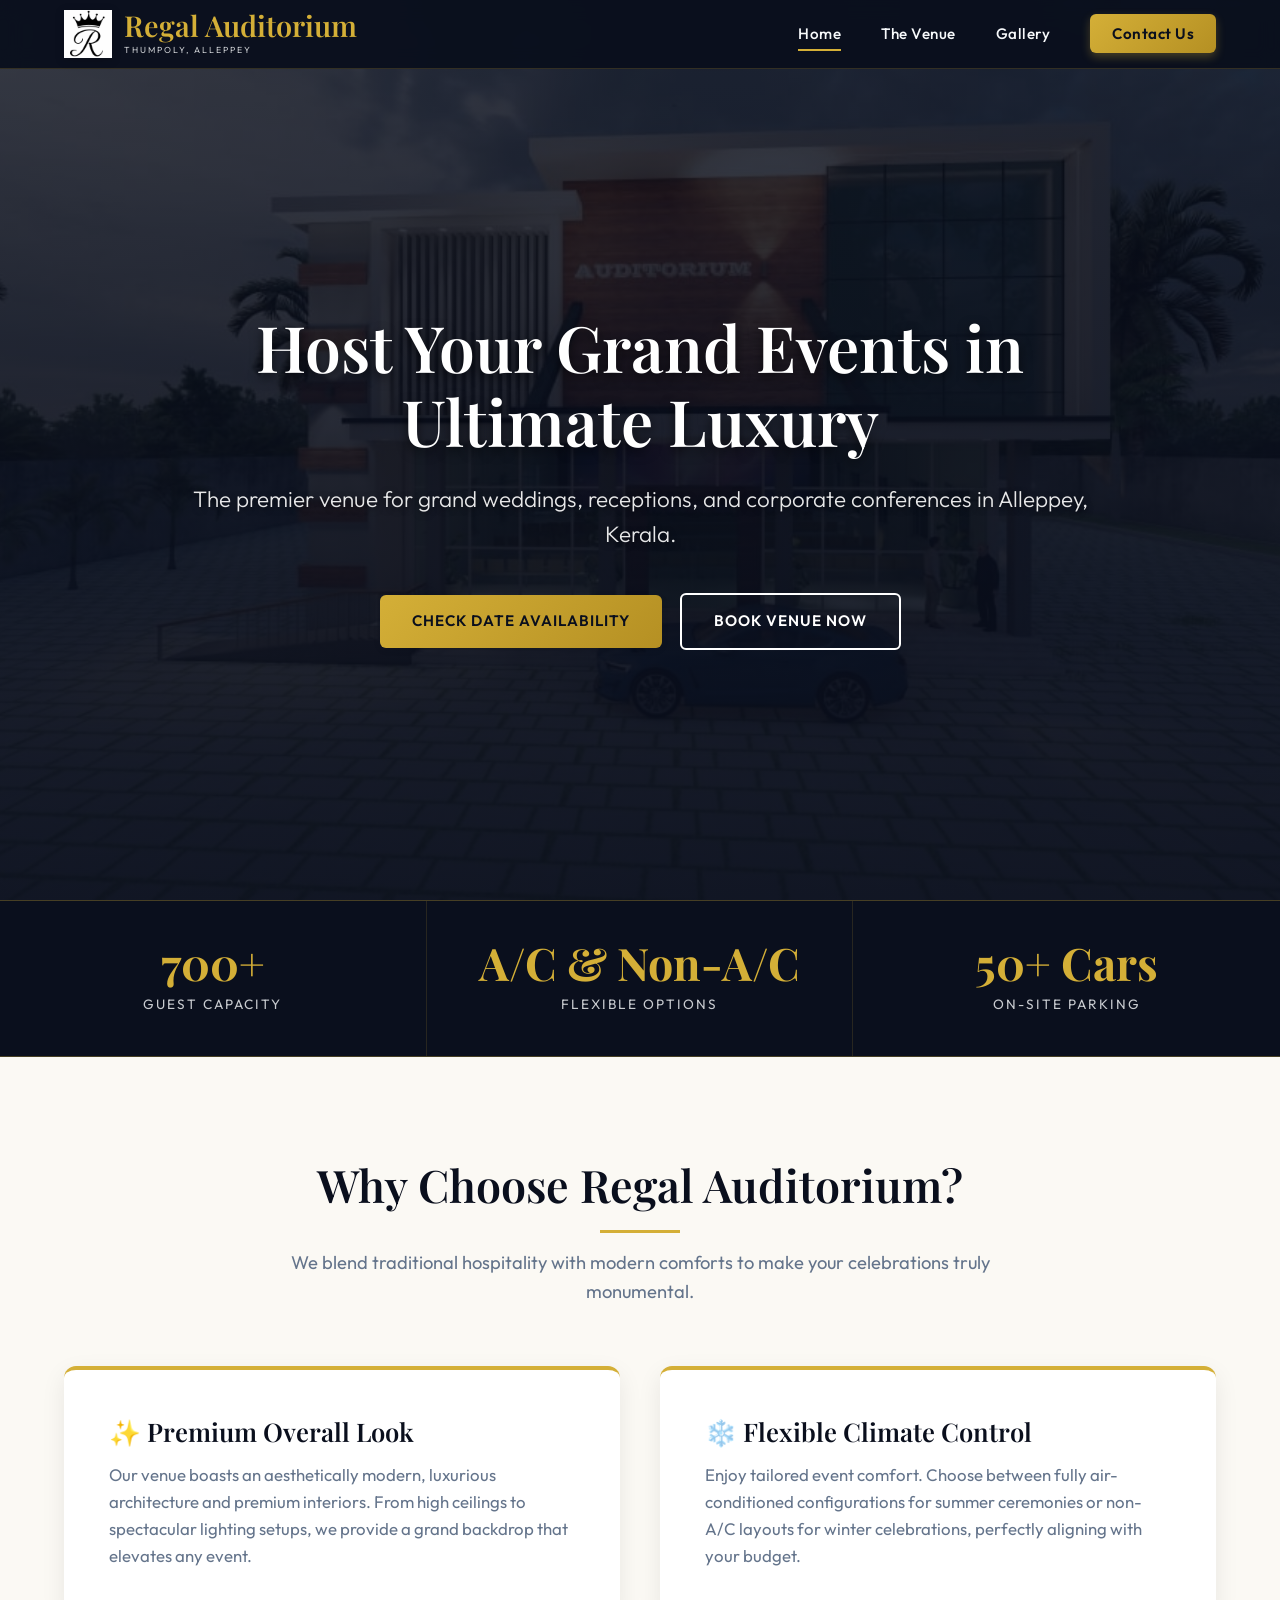
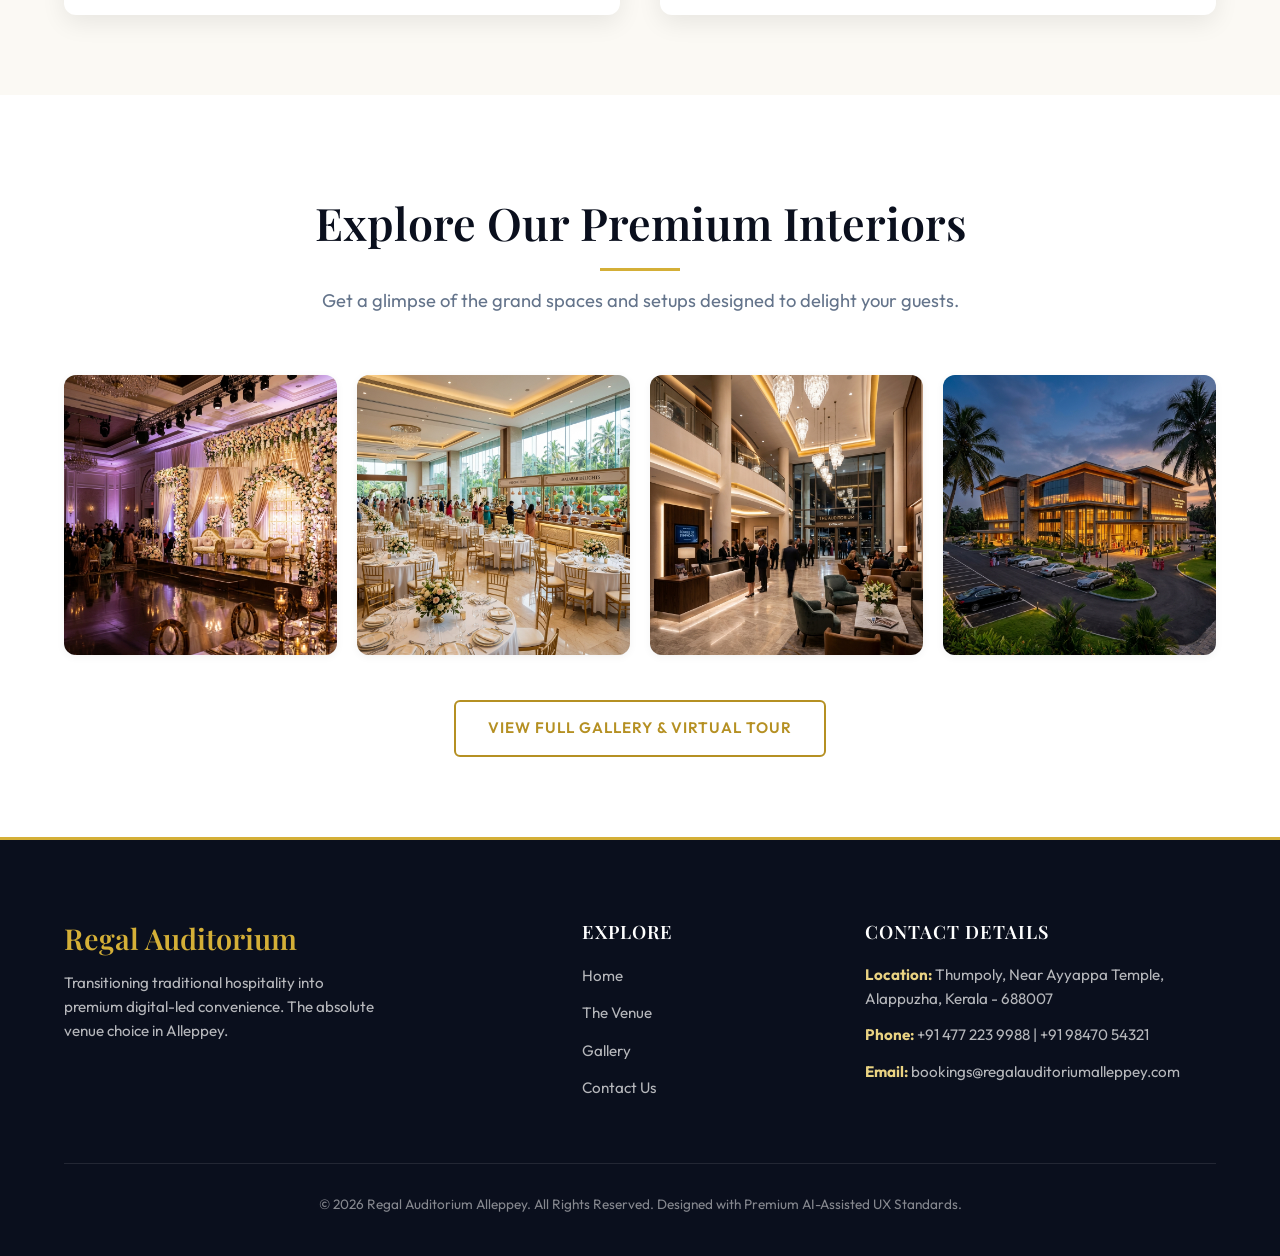
<file: index.html>
<!DOCTYPE html>
<html lang="en">

<head>
    <meta charset="UTF-8">
    <meta name="viewport" content="width=device-width, initial-scale=1.0">
    <title>Regal Auditorium Alleppey | Premium Venue for Weddings, Receptions & Corporate Events</title>
    <meta name="description" content="Experience luxury at Regal Auditorium in Thumpoly, Alleppey. Featuring 700+ capacity, premium styling, flexible A/C packages, state-of-the-art acoustics, and ample parking. Book your special day now.">
    <meta name="keywords" content="Regal Auditorium, Alleppey Auditorium, Wedding Venue Alappuzha, Convention Center Thumpoly, AC Auditorium Kerala">
    
    <!-- Open Graph Metadata -->
    <meta property="og:title" content="Regal Auditorium Alleppey | Premium Venue">
    <meta property="og:description" content="Host your dream wedding or grand corporate event at Alleppey's premier luxury auditorium. Capacity for 700+ guests.">
    <meta property="og:image" content="images/gallery_exterior.png">
    
    <!-- CSS Style Sheet -->
    <link rel="stylesheet" href="css/style.css">
</head>

<body>
    <!-- Premium Header & Nav -->
    <header class="main-header">
        <div class="logo">
            <img src="images/auditorium_symbol.png" alt="Regal Auditorium Symbol" class="logo-symbol">
            <div>
                <h1>Regal Auditorium</h1>
                <span>Thumpoly, Alleppey</span>
            </div>
        </div>
        
        <button class="mobile-nav-toggle" id="mobile-nav-toggle" aria-label="Toggle navigation">
            <span></span>
            <span></span>
            <span></span>
        </button>
        
        <nav class="main-nav" id="main-nav">
            <ul>
                <li><a href="index.html" class="active">Home</a></li>
                <li><a href="pages/venue.html">The Venue</a></li>
                <li><a href="pages/gallery.html">Gallery</a></li>
                <li><a href="pages/contact.html" class="cta-link">Contact Us</a></li>
            </ul>
        </nav>
    </header>

    <!-- Main Content -->
    <main>
        <!-- Hero Section -->
        <section class="hero-section">
            <img src="images/hero.jpg" alt="Regal Auditorium Main Hall Entrance" class="hero-bg-image">
            <div class="hero-text">
                <h2>Host Your Grand Events in Ultimate Luxury</h2>
                <p>The premier venue for grand weddings, receptions, and corporate conferences in Alleppey, Kerala.</p>
                <div class="hero-buttons">
                    <a href="pages/venue.html" class="button primary-cta" style="margin-right: 15px;">Check Date Availability</a>
                    <a href="pages/contact.html" class="button secondary-cta" style="color: #fff; border-color: #fff;">Book Venue Now</a>
                </div>
            </div>
        </section>

        <!-- Quick Facts Strip -->
        <section class="quick-facts">
            <div class="fact-item">
                <h3>700+</h3>
                <p>Guest Capacity</p>
            </div>
            <div class="fact-item">
                <h3>A/C & Non-A/C</h3>
                <p>Flexible Options</p>
            </div>
            <div class="fact-item">
                <h3>50+ Cars</h3>
                <p>On-Site Parking</p>
            </div>
        </section>

        <!-- USP Showcase Section -->
        <section class="usp-showcase">
            <div class="container">
                <div class="section-header">
                    <h2>Why Choose Regal Auditorium?</h2>
                    <p>We blend traditional hospitality with modern comforts to make your celebrations truly monumental.</p>
                </div>
                <div class="usp-grid">
                    <div class="usp-block">
                        <h3>✨ Premium Overall Look</h3>
                        <p>Our venue boasts an aesthetically modern, luxurious architecture and premium interiors. From high ceilings to spectacular lighting setups, we provide a grand backdrop that elevates any event.</p>
                    </div>
                    <div class="usp-block">
                        <h3>❄️ Flexible Climate Control</h3>
                        <p>Enjoy tailored event comfort. Choose between fully air-conditioned configurations for summer ceremonies or non-A/C layouts for winter celebrations, perfectly aligning with your budget.</p>
                    </div>
                </div>
            </div>
        </section>

        <!-- Gallery Preview Section -->
        <section class="gallery-preview">
            <div class="container">
                <div class="section-header">
                    <h2>Explore Our Premium Interiors</h2>
                    <p>Get a glimpse of the grand spaces and setups designed to delight your guests.</p>
                </div>
                
                <div class="photo-grid">
                    <div class="photo-item">
                        <img src="images/gallery_wedding.png" alt="Grand Wedding Reception Stage Setup">
                        <div class="photo-overlay">
                            <h3>Wedding Stages</h3>
                            <p>Beautiful customized reception arrangements</p>
                        </div>
                    </div>
                    <div class="photo-item">
                        <img src="images/gallery_dining.png" alt="Spacious Dining Area Setup">
                        <div class="photo-overlay">
                            <h3>Dining & Catering</h3>
                            <p>Clean, separate banquet hall settings</p>
                        </div>
                    </div>
                    <div class="photo-item">
                        <img src="images/gallery_lobby.png" alt="Grand Entrance Lobby">
                        <div class="photo-overlay">
                            <h3>Welcome Lobby</h3>
                            <p>Grand entrance hall to welcome guests</p>
                        </div>
                    </div>
                    <div class="photo-item">
                        <img src="images/gallery_exterior.png" alt="Auditorium Exterior facade at night">
                        <div class="photo-overlay">
                            <h3>Grand Facade</h3>
                            <p>Stunning architectural exterior at dusk</p>
                        </div>
                    </div>
                </div>
                
                <div style="text-align: center;">
                    <a href="pages/gallery.html" class="button secondary-cta">View Full Gallery & Virtual Tour</a>
                </div>
            </div>
        </section>
    </main>

    <!-- Footer -->
    <footer class="main-footer">
        <div class="footer-grid">
            <div class="footer-brand">
                <h3>Regal Auditorium</h3>
                <p>Transitioning traditional hospitality into premium digital-led convenience. The absolute venue choice in Alleppey.</p>
            </div>
            <div class="footer-links">
                <h4>Explore</h4>
                <ul>
                    <li><a href="index.html">Home</a></li>
                    <li><a href="pages/venue.html">The Venue</a></li>
                    <li><a href="pages/gallery.html">Gallery</a></li>
                    <li><a href="pages/contact.html">Contact Us</a></li>
                </ul>
            </div>
            <div class="footer-contact">
                <h4>Contact Details</h4>
                <p><strong>Location:</strong> Thumpoly, Near Ayyappa Temple, Alappuzha, Kerala - 688007</p>
                <p><strong>Phone:</strong> +91 477 223 9988 | +91 98470 54321</p>
                <p><strong>Email:</strong> bookings@regalauditoriumalleppey.com</p>
            </div>
        </div>
        <div class="footer-bottom">
            <p>&copy; 2026 Regal Auditorium Alleppey. All Rights Reserved. Designed with Premium AI-Assisted UX Standards.</p>
        </div>
    </footer>

    <!-- Main JavaScript -->
    <script src="js/script.js"></script>
</body>

</html>
</file>
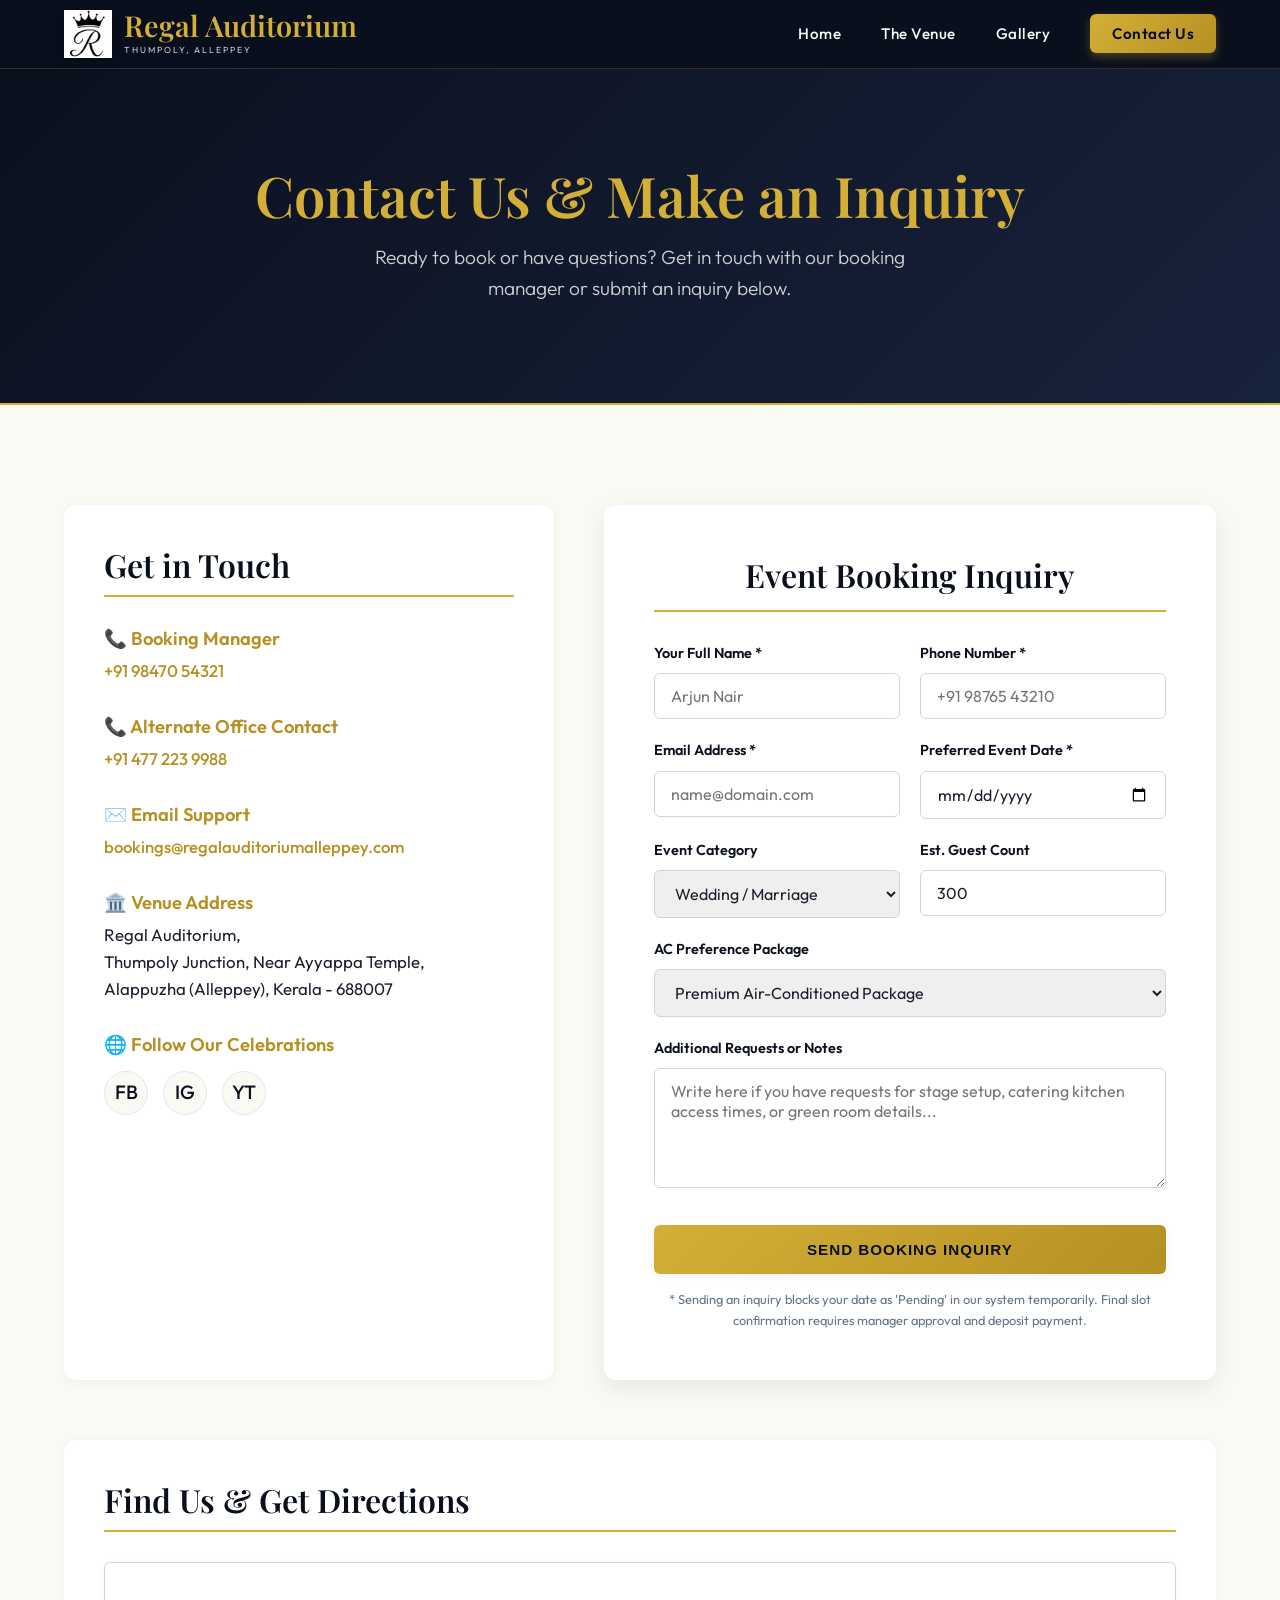
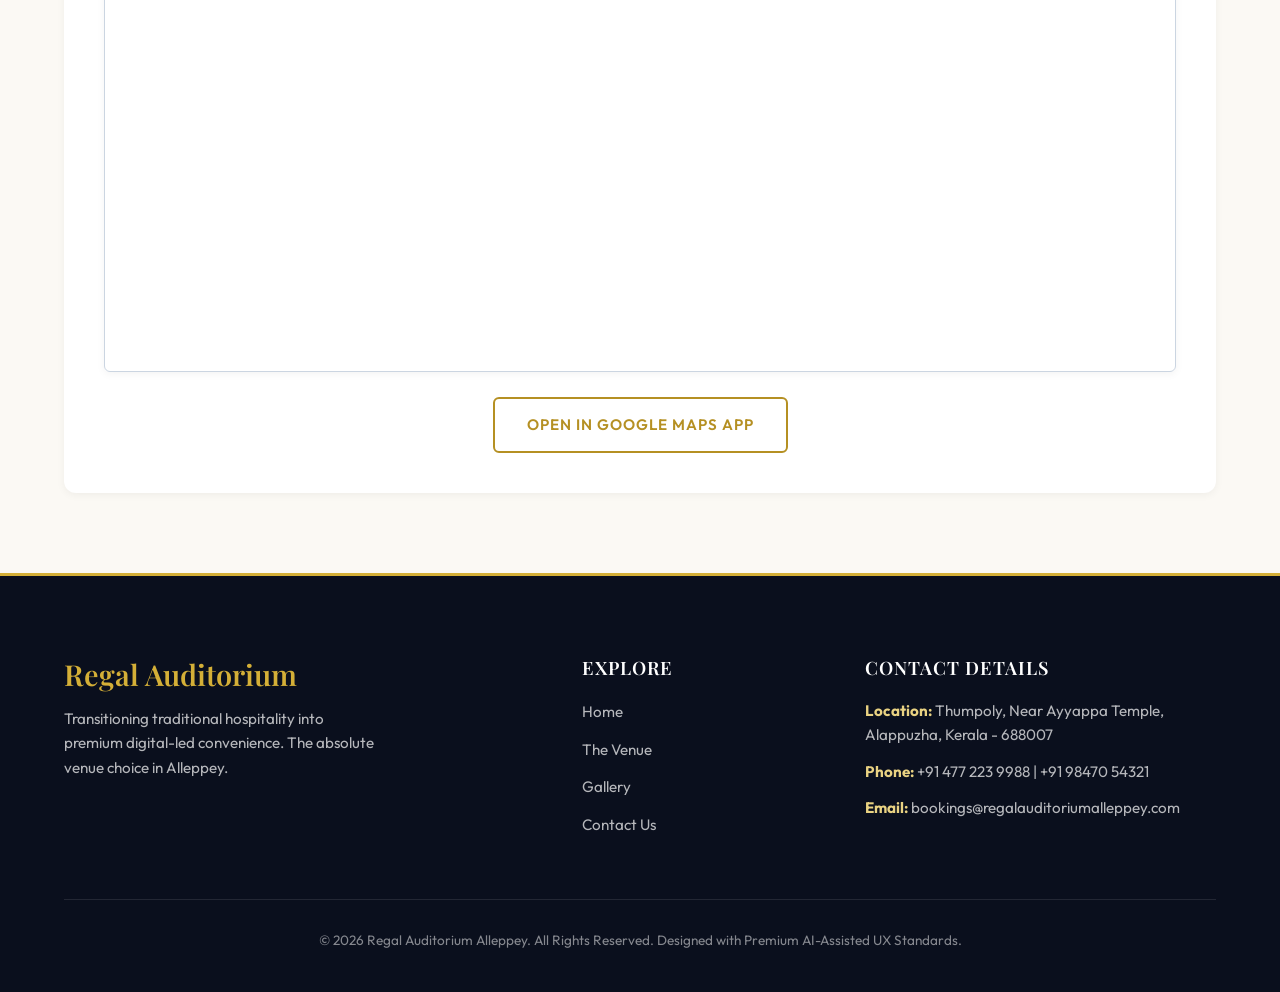
<file: pages/contact.html>
<!DOCTYPE html>
<html lang="en">

<head>
    <meta charset="UTF-8">
    <meta name="viewport" content="width=device-width, initial-scale=1.0">
    <title>Contact Us & Booking Inquiry | Regal Auditorium Alleppey</title>
    <meta name="description" content="Get in touch with Regal Auditorium Alleppey. Submit a booking inquiry, pre-select your preferred event date, get driving directions, and consult our venue manager.">
    <link rel="stylesheet" href="../css/style.css">
</head>

<body>
    <!-- Header -->
    <header class="main-header">
        <div class="logo">
            <img src="../images/auditorium_symbol.png" alt="Regal Auditorium Symbol" class="logo-symbol">
            <div>
                <h1>Regal Auditorium</h1>
                <span>Thumpoly, Alleppey</span>
            </div>
        </div>
        
        <button class="mobile-nav-toggle" id="mobile-nav-toggle" aria-label="Toggle navigation">
            <span></span>
            <span></span>
            <span></span>
        </button>
        
        <nav class="main-nav" id="main-nav">
            <ul>
                <li><a href="../index.html">Home</a></li>
                <li><a href="venue.html">The Venue</a></li>
                <li><a href="gallery.html">Gallery</a></li>
                <li><a href="contact.html" class="cta-link active">Contact Us</a></li>
            </ul>
        </nav>
    </header>

    <main>
        <!-- Page Hero -->
        <section class="page-hero">
            <h1>Contact Us & Make an Inquiry</h1>
            <p>Ready to book or have questions? Get in touch with our booking manager or submit an inquiry below.</p>
        </section>

        <!-- Booking & Contact Grid -->
        <section class="contact-section">
            <div class="container">
                <div class="contact-grid">
                    
                    <!-- Contact Details Side -->
                    <div class="contact-details">
                        <h2>Get in Touch</h2>
                        
                        <div class="contact-item">
                            <h3>📞 Booking Manager</h3>
                            <p><a href="tel:+919847054321">+91 98470 54321</a></p>
                        </div>
                        
                        <div class="contact-item">
                            <h3>📞 Alternate Office Contact</h3>
                            <p><a href="tel:+914772239988">+91 477 223 9988</a></p>
                        </div>
                        
                        <div class="contact-item">
                            <h3>✉️ Email Support</h3>
                            <p><a href="mailto:bookings@regalauditoriumalleppey.com">bookings@regalauditoriumalleppey.com</a></p>
                        </div>
                        
                        <div class="contact-item">
                            <h3>🏛️ Venue Address</h3>
                            <p>Regal Auditorium,<br>Thumpoly Junction, Near Ayyappa Temple,<br>Alappuzha (Alleppey), Kerala - 688007</p>
                        </div>
                        
                        <div class="contact-item">
                            <h3>🌐 Follow Our Celebrations</h3>
                            <div class="social-links">
                                <a href="#" class="social-icon" aria-label="Facebook">FB</a>
                                <a href="#" class="social-icon" aria-label="Instagram">IG</a>
                                <a href="#" class="social-icon" aria-label="YouTube">YT</a>
                            </div>
                        </div>
                    </div>

                    <!-- Booking Inquiry Form Side -->
                    <div class="booking-form-wrapper" id="booking-form-section">
                        <h3>Event Booking Inquiry</h3>
                        <form class="booking-form">
                            <div class="form-grid">
                                <div class="form-group">
                                    <label for="name">Your Full Name *</label>
                                    <input type="text" id="name" required placeholder="Arjun Nair">
                                </div>
                                <div class="form-group">
                                    <label for="phone">Phone Number *</label>
                                    <input type="tel" id="phone" required placeholder="+91 98765 43210">
                                </div>
                                <div class="form-group">
                                    <label for="email">Email Address *</label>
                                    <input type="email" id="email" required placeholder="name@domain.com">
                                </div>
                                <div class="form-group">
                                    <label for="event-date">Preferred Event Date *</label>
                                    <!-- Date will auto fill if redirected from calendar -->
                                    <input type="date" id="event-date" required>
                                </div>
                                <div class="form-group">
                                    <label for="event-type">Event Category</label>
                                    <select id="event-type">
                                        <option value="wedding">Wedding / Marriage</option>
                                        <option value="reception">Reception Ceremony</option>
                                        <option value="corporate">Corporate Conference / Meeting</option>
                                        <option value="party">Birthday / Private Celebration</option>
                                        <option value="other">Other Events</option>
                                    </select>
                                </div>
                                <div class="form-group">
                                    <label for="guest-count">Est. Guest Count</label>
                                    <input type="number" id="guest-count" min="10" max="1000" value="300">
                                </div>
                                <div class="form-group full-width">
                                    <label for="ac-option">AC Preference Package</label>
                                    <select id="ac-option">
                                        <option value="ac">Premium Air-Conditioned Package</option>
                                        <option value="non-ac">Eco Non-AC Package</option>
                                    </select>
                                </div>
                                <div class="form-group full-width">
                                    <label for="notes">Additional Requests or Notes</label>
                                    <textarea id="notes" placeholder="Write here if you have requests for stage setup, catering kitchen access times, or green room details..."></textarea>
                                </div>
                            </div>
                            
                            <button type="submit" class="button primary-cta form-submit-btn">Send Booking Inquiry</button>
                            <p class="disclaimer">* Sending an inquiry blocks your date as 'Pending' in our system temporarily. Final slot confirmation requires manager approval and deposit payment.</p>
                        </form>
                    </div>
                </div>
                
                <!-- Driving Directions & Location Map -->
                <div class="location-map" style="margin-top: 60px;">
                    <h2>Find Us & Get Directions</h2>
                    <div class="map-container">
                        <iframe 
                            src="https://www.google.com/maps/embed?pb=!1m18!1m12!1m3!1d3929.9866973041924!2d76.31557021422778!3d9.59600988079043!2m3!1f0!2f0!3f0!3m2!1i1024!2i768!4f13.1!3m3!1m2!1s0x3b08848777174e2d%3A0xc4eb1f07f9c2c62c!2sThumpoly%2C%20Alappuzha%2C%20Kerala!5e0!3m2!1sen!2sin!4v1678886400000" 
                            width="100%" 
                            height="400" 
                            style="border:0;" 
                            allowfullscreen="" 
                            loading="lazy">
                        </iframe>
                    </div>
                    <a href="https://maps.google.com/?q=Thumpoly+Alappuzha+Kerala" target="_blank" class="button secondary-cta" style="align-self: center;">Open in Google Maps App</a>
                </div>
            </div>
        </section>
    </main>

    <!-- Footer -->
    <footer class="main-footer">
        <div class="footer-grid">
            <div class="footer-brand">
                <h3>Regal Auditorium</h3>
                <p>Transitioning traditional hospitality into premium digital-led convenience. The absolute venue choice in Alleppey.</p>
            </div>
            <div class="footer-links">
                <h4>Explore</h4>
                <ul>
                    <li><a href="../index.html">Home</a></li>
                    <li><a href="venue.html">The Venue</a></li>
                    <li><a href="gallery.html">Gallery</a></li>
                    <li><a href="contact.html">Contact Us</a></li>
                </ul>
            </div>
            <div class="footer-contact">
                <h4>Contact Details</h4>
                <p><strong>Location:</strong> Thumpoly, Near Ayyappa Temple, Alappuzha, Kerala - 688007</p>
                <p><strong>Phone:</strong> +91 477 223 9988 | +91 98470 54321</p>
                <p><strong>Email:</strong> bookings@regalauditoriumalleppey.com</p>
            </div>
        </div>
        <div class="footer-bottom">
            <p>&copy; 2026 Regal Auditorium Alleppey. All Rights Reserved. Designed with Premium AI-Assisted UX Standards.</p>
        </div>
    </footer>

    <!-- Main JavaScript -->
    <script src="../js/script.js"></script>
</body>

</html>
</file>
<file: css/style.css>
/* ==========================================
   REGAL AUDITORIUM PREMIUM DESIGN SYSTEM
   ========================================== */

/* --- 1. FONTS & ROOT VARIABLES --- */
@import url('https://fonts.googleapis.com/css2?family=Outfit:wght@300;400;500;600;700&family=Playfair+Display:ital,wght@0,400;0,600;0,700;1,400&display=swap');

:root {
    /* Color Palette */
    --color-bg-dark: #0A0F1D;         /* Royal Obsidian Navy */
    --color-bg-dark-card: rgba(20, 27, 45, 0.85); /* Glass Navy */
    --color-bg-light: #FBF9F4;        /* Soft Creamy Pearl */
    --color-bg-light-card: #ffffff;
    
    --color-primary: #D4AF37;         /* Warm Metallic Gold */
    --color-primary-dark: #B59023;    /* Antique Gold */
    --color-primary-light: #E9D282;   /* Soft Gold */
    
    --color-text-dark: #1A1F2C;       /* Charcoal for dark text */
    --color-text-light: #F8FAFC;      /* Off-white for light text */
    --color-text-muted: #64748B;      /* Cool Grey */
    
    --color-success: #10B981;         /* Emerald Green for available slots */
    --color-success-bg: rgba(16, 185, 129, 0.15);
    
    --color-danger: #EF4444;          /* Soft Crimson for booked slots */
    --color-danger-bg: rgba(239, 68, 68, 0.15);
    
    --color-warning: #F59E0B;         /* Golden Amber for pending */
    --color-warning-bg: rgba(245, 158, 11, 0.15);

    /* Fonts */
    --font-heading: 'Playfair Display', Georgia, serif;
    --font-body: 'Outfit', sans-serif;
    
    /* Layout & Shadows */
    --shadow-sm: 0 2px 8px rgba(0, 0, 0, 0.05);
    --shadow-md: 0 8px 24px rgba(0, 0, 0, 0.08);
    --shadow-lg: 0 16px 40px rgba(0, 0, 0, 0.15);
    --border-radius-sm: 6px;
    --border-radius-md: 12px;
    --border-radius-lg: 20px;
    
    --transition-fast: 0.2s ease;
    --transition-normal: 0.3s ease;
}

/* --- 2. GLOBAL RESET & BASE STYLES --- */
* {
    margin: 0;
    padding: 0;
    box-sizing: border-box;
}

html {
    scroll-behavior: smooth;
}

body {
    font-family: var(--font-body);
    font-size: 16px;
    color: var(--color-text-dark);
    background-color: var(--color-bg-light);
    line-height: 1.6;
    -webkit-font-smoothing: antialiased;
}

h1, h2, h3, h4, h5, h6 {
    font-family: var(--font-heading);
    font-weight: 600;
    line-height: 1.25;
    color: var(--color-bg-dark);
}

a {
    text-decoration: none;
    color: var(--color-primary-dark);
    transition: var(--transition-fast);
}

a:hover {
    color: var(--color-primary);
}

ul, ol {
    list-style: none;
}

img {
    max-width: 100%;
    height: auto;
    display: block;
}

section {
    padding: 100px 5% 80px;
}

.container {
    max-width: 1200px;
    margin: 0 auto;
    width: 100%;
}

/* --- 3. REUSABLE COMPONENTS & BUTTONS --- */
.button {
    display: inline-flex;
    align-items: center;
    justify-content: center;
    padding: 14px 32px;
    font-weight: 600;
    font-size: 0.95em;
    text-transform: uppercase;
    letter-spacing: 1px;
    border-radius: var(--border-radius-sm);
    cursor: pointer;
    transition: var(--transition-normal);
    border: none;
    box-shadow: var(--shadow-sm);
}

.primary-cta {
    background: linear-gradient(135deg, var(--color-primary) 0%, var(--color-primary-dark) 100%);
    color: var(--color-bg-dark);
}

.primary-cta:hover {
    background: linear-gradient(135deg, var(--color-primary-light) 0%, var(--color-primary) 100%);
    transform: translateY(-2px);
    box-shadow: 0 6px 15px rgba(212, 175, 55, 0.4);
    color: var(--color-bg-dark);
}

.secondary-cta {
    background: transparent;
    color: var(--color-primary-dark);
    border: 2px solid var(--color-primary-dark);
    box-shadow: none;
}

.secondary-cta:hover {
    background-color: var(--color-primary-dark);
    color: #fff;
    transform: translateY(-2px);
}

/* Section Header Styling */
.section-header {
    text-align: center;
    max-width: 700px;
    margin: 0 auto 60px;
}

.section-header h2 {
    font-size: 2.8em;
    position: relative;
    padding-bottom: 20px;
    margin-bottom: 15px;
}

.section-header h2::after {
    content: '';
    position: absolute;
    bottom: 0;
    left: 50%;
    transform: translateX(-50%);
    width: 80px;
    height: 3px;
    background-color: var(--color-primary);
}

.section-header p {
    color: var(--color-text-muted);
    font-size: 1.15em;
}

/* --- 4. HEADER & FLOATING NAVIGATION --- */
.main-header {
    background-color: rgba(10, 15, 29, 0.95);
    backdrop-filter: blur(10px);
    border-bottom: 1px solid rgba(212, 175, 55, 0.2);
    position: fixed;
    top: 0;
    left: 0;
    width: 100%;
    z-index: 1000;
    padding: 10px 5%;
    display: flex;
    justify-content: space-between;
    align-items: center;
    transition: var(--transition-normal);
}

.logo {
    display: flex;
    align-items: center;
    gap: 12px;
}

.logo-symbol {
    height: 48px;
    width: auto;
    filter: drop-shadow(0 2px 4px rgba(0, 0, 0, 0.2));
}

.logo h1 {
    font-family: var(--font-heading);
    font-size: 1.8em;
    color: var(--color-primary);
    line-height: 1;
}

.logo span {
    display: block;
    font-family: var(--font-body);
    font-size: 0.55em;
    text-transform: uppercase;
    letter-spacing: 2px;
    color: var(--color-text-light);
    margin-top: 4px;
    opacity: 0.8;
}

.main-nav ul {
    display: flex;
    align-items: center;
    gap: 40px;
}

.main-nav a {
    color: var(--color-text-light);
    font-weight: 500;
    font-size: 0.95em;
    letter-spacing: 0.5px;
    position: relative;
    padding: 8px 0;
}

.main-nav a::after {
    content: '';
    position: absolute;
    bottom: 0;
    left: 0;
    width: 0;
    height: 2px;
    background-color: var(--color-primary);
    transition: var(--transition-normal);
}

.main-nav a:hover::after {
    width: 100%;
}

.main-nav a.active::after {
    width: 100%;
}

.main-nav .cta-link {
    background: linear-gradient(135deg, var(--color-primary) 0%, var(--color-primary-dark) 100%);
    color: var(--color-bg-dark) !important;
    padding: 10px 22px;
    border-radius: var(--border-radius-sm);
    font-weight: 600;
    box-shadow: 0 4px 10px rgba(212, 175, 55, 0.3);
}

.main-nav .cta-link::after {
    display: none;
}

.main-nav .cta-link:hover {
    transform: translateY(-1px);
    box-shadow: 0 6px 14px rgba(212, 175, 55, 0.5);
    background: linear-gradient(135deg, var(--color-primary-light) 0%, var(--color-primary) 100%);
}

/* Hamburger Menu Icon for Mobile */
.mobile-nav-toggle {
    display: none;
    background: none;
    border: none;
    cursor: pointer;
    padding: 5px;
    z-index: 1001;
}

.mobile-nav-toggle span {
    display: block;
    width: 25px;
    height: 3px;
    background-color: var(--color-primary);
    margin: 5px 0;
    transition: var(--transition-normal);
}

/* --- 5. HERO SECTION --- */
.hero-section {
    position: relative;
    height: 100vh;
    min-height: 600px;
    display: flex;
    align-items: center;
    justify-content: center;
    text-align: center;
    background-color: var(--color-bg-dark);
    overflow: hidden;
    padding: 0 5%;
}

.hero-bg-image {
    position: absolute;
    top: 0;
    left: 0;
    width: 100%;
    height: 100%;
    object-fit: cover;
    z-index: 1;
    opacity: 0.6;
    filter: brightness(0.8);
}

.hero-section::before {
    content: '';
    position: absolute;
    top: 0;
    left: 0;
    right: 0;
    bottom: 0;
    background: linear-gradient(to bottom, rgba(10, 15, 29, 0.6) 0%, rgba(10, 15, 29, 0.9) 100%);
    z-index: 2;
}

.hero-text {
    position: relative;
    z-index: 3;
    color: var(--color-text-light);
    max-width: 900px;
    margin-top: 60px;
    animation: fadeInUp 1s ease;
}

.hero-text h2 {
    font-size: 4em;
    color: #fff;
    margin-bottom: 24px;
    line-height: 1.15;
    text-shadow: 0 4px 12px rgba(0, 0, 0, 0.6);
}

.hero-text p {
    font-size: 1.4em;
    margin-bottom: 40px;
    font-weight: 300;
    text-shadow: 0 2px 6px rgba(0, 0, 0, 0.5);
    color: rgba(255, 255, 255, 0.9);
}

/* Animation */
@keyframes fadeInUp {
    from {
        opacity: 0;
        transform: translateY(30px);
    }
    to {
        opacity: 1;
        transform: translateY(0);
    }
}

/* --- 6. QUICK FACTS STRIP --- */
.quick-facts {
    display: grid;
    grid-template-columns: repeat(3, 1fr);
    background-color: var(--color-bg-dark);
    border-top: 1px solid rgba(212, 175, 55, 0.3);
    border-bottom: 1px solid rgba(212, 175, 55, 0.3);
    padding: 0;
}

.fact-item {
    text-align: center;
    padding: 40px 20px;
    border-right: 1px solid rgba(212, 175, 55, 0.15);
    display: flex;
    flex-direction: column;
    justify-content: center;
    align-items: center;
    transition: var(--transition-normal);
}

.fact-item:last-child {
    border-right: none;
}

.fact-item:hover {
    background-color: rgba(212, 175, 55, 0.05);
}

.fact-item h3 {
    font-size: 2.8em;
    font-weight: 700;
    color: var(--color-primary);
    margin-bottom: 8px;
    line-height: 1;
}

.fact-item p {
    text-transform: uppercase;
    font-size: 0.85em;
    letter-spacing: 2px;
    color: var(--color-text-light);
    opacity: 0.8;
}

/* --- 7. USP SHOWCASE --- */
.usp-showcase {
    background-color: var(--color-bg-light);
}

.usp-grid {
    display: grid;
    grid-template-columns: repeat(2, 1fr);
    gap: 40px;
}

.usp-block {
    background-color: var(--color-bg-light-card);
    padding: 45px;
    border-radius: var(--border-radius-md);
    box-shadow: var(--shadow-md);
    border-top: 4px solid var(--color-primary);
    transition: var(--transition-normal);
}

.usp-block:hover {
    transform: translateY(-5px);
    box-shadow: var(--shadow-lg);
}

.usp-block h3 {
    font-size: 1.6em;
    color: var(--color-bg-dark);
    margin-bottom: 15px;
}

.usp-block p {
    color: var(--color-text-muted);
    font-size: 1.05em;
}

/* --- 8. GALLERY PREVIEW --- */
.gallery-preview {
    background-color: #fff;
}

.photo-grid {
    display: grid;
    grid-template-columns: repeat(4, 1fr);
    gap: 20px;
    margin-bottom: 45px;
}

.photo-item {
    background-color: #e2e8f0;
    height: 280px;
    border-radius: var(--border-radius-md);
    overflow: hidden;
    box-shadow: var(--shadow-sm);
    position: relative;
    cursor: pointer;
}

.photo-item img {
    width: 100%;
    height: 100%;
    object-fit: cover;
    transition: var(--transition-normal);
}

.photo-item:hover img {
    transform: scale(1.08);
}

.photo-overlay {
    position: absolute;
    bottom: 0;
    left: 0;
    width: 100%;
    background: linear-gradient(to top, rgba(10, 15, 29, 0.85) 0%, rgba(10, 15, 29, 0) 100%);
    padding: 20px;
    color: #fff;
    opacity: 0;
    transition: var(--transition-normal);
}

.photo-item:hover .photo-overlay {
    opacity: 1;
}

.photo-overlay h3 {
    color: var(--color-primary);
    font-size: 1.2em;
    margin-bottom: 4px;
}

.photo-overlay p {
    font-size: 0.85em;
    opacity: 0.8;
}

/* --- 9. SUB-PAGE HERO --- */
.page-hero {
    background: linear-gradient(135deg, var(--color-bg-dark) 0%, #17223b 100%);
    color: var(--color-text-light);
    text-align: center;
    padding: 160px 5% 100px;
    border-bottom: 2px solid var(--color-primary);
}

.page-hero h1 {
    font-size: 3.5em;
    color: var(--color-primary);
    margin-bottom: 12px;
}

.page-hero p {
    font-size: 1.2em;
    color: rgba(255, 255, 255, 0.8);
    max-width: 600px;
    margin: 0 auto;
    font-weight: 300;
}

/* --- 10. TECHNICAL SPECIFICATIONS --- */
.technical-specs {
    background-color: #fff;
}

.specs-container {
    max-width: 800px;
    margin: 0 auto;
}

.specs-table {
    width: 100%;
    border-collapse: collapse;
    box-shadow: var(--shadow-md);
    border-radius: var(--border-radius-md);
    overflow: hidden;
    background-color: #fff;
}

.specs-table th, .specs-table td {
    padding: 20px 25px;
    text-align: left;
}

.specs-table th {
    background-color: var(--color-bg-dark);
    color: var(--color-primary);
    font-family: var(--font-body);
    font-weight: 600;
    text-transform: uppercase;
    font-size: 0.9em;
    letter-spacing: 1px;
}

.specs-table tr {
    border-bottom: 1px solid #e2e8f0;
}

.specs-table tr:last-child {
    border-bottom: none;
}

.specs-table tr:nth-child(even) {
    background-color: var(--color-bg-light);
}

.specs-table td strong {
    color: var(--color-bg-dark);
    font-weight: 600;
}

/* --- 11. A/C FLEXIBILITY --- */
.ac-flexibility {
    background-color: var(--color-bg-dark);
    color: var(--color-text-light);
    position: relative;
    padding: 100px 5%;
}

.ac-flexibility h2 {
    color: var(--color-primary);
    text-align: center;
    margin-bottom: 40px;
    font-size: 2.6em;
}

.ac-flexibility p {
    max-width: 800px;
    margin: 0 auto 50px;
    text-align: center;
    font-size: 1.15em;
    color: rgba(255, 255, 255, 0.9);
}

.ac-grid {
    display: grid;
    grid-template-columns: repeat(2, 1fr);
    gap: 40px;
    max-width: 1000px;
    margin: 0 auto;
}

.ac-card {
    background-color: var(--color-bg-dark-card);
    border: 1px solid rgba(212, 175, 55, 0.25);
    padding: 40px;
    border-radius: var(--border-radius-md);
    transition: var(--transition-normal);
}

.ac-card:hover {
    border-color: var(--color-primary);
    transform: translateY(-5px);
}

.ac-card h3 {
    color: var(--color-primary-light);
    margin-bottom: 15px;
    font-size: 1.5em;
}

.ac-card p {
    text-align: left;
    color: rgba(255, 255, 255, 0.8);
    font-size: 0.95em;
    margin-bottom: 0;
}

/* --- 12. AMENITIES SECTION --- */
.amenities-list {
    background-color: var(--color-bg-light);
}

.amenities-grid {
    display: grid;
    grid-template-columns: repeat(3, 1fr);
    gap: 30px;
}

.amenity-card {
    background-color: #fff;
    padding: 40px 30px;
    border-radius: var(--border-radius-md);
    box-shadow: var(--shadow-sm);
    transition: var(--transition-normal);
}

.amenity-card:hover {
    box-shadow: var(--shadow-md);
}

.amenity-icon-wrapper {
    width: 60px;
    height: 60px;
    background-color: var(--color-bg-light);
    border-radius: 50%;
    display: flex;
    align-items: center;
    justify-content: center;
    margin-bottom: 25px;
    color: var(--color-primary-dark);
}

.amenity-card h3 {
    font-size: 1.35em;
    margin-bottom: 15px;
    color: var(--color-bg-dark);
}

.amenity-card ul {
    list-style: none;
}

.amenity-card li {
    position: relative;
    padding-left: 20px;
    margin-bottom: 10px;
    color: var(--color-text-muted);
    font-size: 0.95em;
}

.amenity-card li::before {
    content: '✓';
    position: absolute;
    left: 0;
    color: var(--color-primary-dark);
    font-weight: bold;
}

/* --- 13. AVAILABILITY CALENDAR --- */
.availability-section {
    background-color: #fff;
}

.calendar-wrapper {
    max-width: 900px;
    margin: 0 auto;
    background-color: var(--color-bg-light);
    padding: 40px;
    border-radius: var(--border-radius-lg);
    box-shadow: var(--shadow-md);
}

.calendar-header-controls {
    display: flex;
    justify-content: space-between;
    align-items: center;
    margin-bottom: 30px;
}

.calendar-header-controls h3 {
    font-size: 1.8em;
    color: var(--color-bg-dark);
    font-family: var(--font-body);
    font-weight: 600;
}

.cal-nav-btn {
    background-color: #fff;
    border: 1px solid #cbd5e1;
    color: var(--color-bg-dark);
    width: 40px;
    height: 40px;
    border-radius: 50%;
    display: inline-flex;
    align-items: center;
    justify-content: center;
    cursor: pointer;
    font-size: 1.2em;
    font-weight: bold;
    transition: var(--transition-fast);
}

.cal-nav-btn:hover {
    background-color: var(--color-primary-dark);
    color: #fff;
    border-color: var(--color-primary-dark);
}

.calendar-grid {
    display: grid;
    grid-template-columns: repeat(7, 1fr);
    gap: 8px;
}

.day-header {
    background-color: var(--color-bg-dark);
    color: var(--color-primary-light);
    padding: 12px 0;
    font-weight: 600;
    text-transform: uppercase;
    font-size: 0.8em;
    letter-spacing: 1px;
    text-align: center;
    border-radius: var(--border-radius-sm);
}

.day-cell {
    background-color: #fff;
    border: 1px solid #e2e8f0;
    aspect-ratio: 1;
    display: flex;
    flex-direction: column;
    justify-content: space-between;
    padding: 8px;
    font-weight: 600;
    border-radius: var(--border-radius-sm);
    transition: var(--transition-fast);
    cursor: pointer;
    position: relative;
}

.day-cell.empty {
    background-color: rgba(226, 232, 240, 0.4);
    border: none;
    cursor: default;
}

.day-cell:not(.empty):hover {
    transform: scale(1.03);
    box-shadow: var(--shadow-sm);
}

.day-number {
    font-size: 1em;
}

.day-status-label {
    font-size: 0.65em;
    font-weight: 600;
    text-transform: uppercase;
    letter-spacing: 0.5px;
    padding: 2px 4px;
    border-radius: 3px;
    text-align: center;
    align-self: stretch;
}

/* Status variants */
.day-cell.available {
    background-color: #f0fdf4;
    border-color: #bbf7d0;
    color: #166534;
}
.day-cell.available .day-status-label {
    background-color: var(--color-success-bg);
    color: var(--color-success);
}
.day-cell.available:hover {
    background-color: #dcfce7;
}

.day-cell.pending {
    background-color: #fffbeb;
    border-color: #fef3c7;
    color: #92400e;
}
.day-cell.pending .day-status-label {
    background-color: var(--color-warning-bg);
    color: var(--color-warning);
}

.day-cell.booked {
    background-color: #fef2f2;
    border-color: #fee2e2;
    color: #991b1b;
}
.day-cell.booked .day-status-label {
    background-color: var(--color-danger-bg);
    color: var(--color-danger);
}
.day-cell.booked {
    cursor: not-allowed;
}

.day-cell.today {
    border: 2px solid var(--color-primary-dark);
}

/* Legend */
.calendar-legend {
    display: flex;
    justify-content: center;
    gap: 30px;
    margin-top: 30px;
}

.legend-item {
    display: flex;
    align-items: center;
    gap: 8px;
    font-size: 0.9em;
    font-weight: 500;
}

.legend-color {
    width: 16px;
    height: 16px;
    border-radius: 4px;
    border: 1px solid #e2e8f0;
}

.legend-color.available { background-color: #f0fdf4; border-color: #bbf7d0; }
.legend-color.pending { background-color: #fffbeb; border-color: #fef3c7; }
.legend-color.booked { background-color: #fef2f2; border-color: #fee2e2; }

/* --- 14. INQUIRY / BOOKING FORM --- */
.inquiry-form-section {
    background-color: var(--color-bg-light);
}

.booking-form-wrapper {
    max-width: 700px;
    margin: 0 auto;
    background-color: #fff;
    padding: 50px;
    border-radius: var(--border-radius-md);
    box-shadow: var(--shadow-md);
}

.booking-form-wrapper h3 {
    font-size: 2em;
    margin-bottom: 30px;
    text-align: center;
    border-bottom: 2px solid var(--color-primary);
    padding-bottom: 15px;
}

.form-grid {
    display: grid;
    grid-template-columns: repeat(2, 1fr);
    gap: 20px;
    margin-bottom: 20px;
}

.form-group.full-width {
    grid-column: span 2;
}

.form-group label {
    display: block;
    margin-bottom: 8px;
    font-weight: 600;
    font-size: 0.9em;
    color: var(--color-bg-dark);
}

.form-group input,
.form-group select,
.form-group textarea {
    width: 100%;
    padding: 12px 16px;
    border: 1px solid #cbd5e1;
    border-radius: var(--border-radius-sm);
    font-family: inherit;
    font-size: 1em;
    color: var(--color-text-dark);
    transition: var(--transition-fast);
    outline: none;
}

.form-group input:focus,
.form-group select:focus,
.form-group textarea:focus {
    border-color: var(--color-primary-dark);
    box-shadow: 0 0 0 3px rgba(212, 175, 55, 0.15);
}

.form-group textarea {
    height: 120px;
    resize: vertical;
}

.form-submit-btn {
    width: 100%;
    padding: 16px;
    margin-top: 10px;
}

.disclaimer {
    text-align: center;
    color: var(--color-text-muted);
    font-size: 0.8em;
    margin-top: 15px;
}

/* --- 15. CONTACT PAGE LAYOUT --- */
.contact-grid {
    display: grid;
    grid-template-columns: 4fr 5fr;
    gap: 50px;
}

.contact-details {
    background-color: #fff;
    padding: 40px;
    border-radius: var(--border-radius-md);
    box-shadow: var(--shadow-sm);
}

.contact-details h2 {
    font-size: 2em;
    margin-bottom: 30px;
    border-bottom: 2px solid var(--color-primary);
    padding-bottom: 10px;
}

.contact-item {
    margin-bottom: 30px;
}

.contact-item h3 {
    font-size: 1.15em;
    margin-bottom: 8px;
    color: var(--color-primary-dark);
    font-family: var(--font-body);
    font-weight: 600;
}

.contact-item p {
    font-size: 1.05em;
    color: var(--color-text-dark);
}

.contact-item a {
    font-weight: 500;
}

.social-links {
    display: flex;
    gap: 15px;
    margin-top: 15px;
}

.social-icon {
    width: 44px;
    height: 44px;
    background-color: var(--color-bg-light);
    border-radius: 50%;
    display: flex;
    align-items: center;
    justify-content: center;
    color: var(--color-bg-dark);
    font-size: 1.2em;
    font-weight: bold;
    border: 1px solid #e2e8f0;
    transition: var(--transition-fast);
}

.social-icon:hover {
    background-color: var(--color-primary-dark);
    color: #fff;
    border-color: var(--color-primary-dark);
    transform: translateY(-2px);
}

.location-map {
    background-color: #fff;
    padding: 40px;
    border-radius: var(--border-radius-md);
    box-shadow: var(--shadow-sm);
    display: flex;
    flex-direction: column;
}

.location-map h2 {
    font-size: 2em;
    margin-bottom: 30px;
    border-bottom: 2px solid var(--color-primary);
    padding-bottom: 10px;
}

.map-container {
    width: 100%;
    border-radius: var(--border-radius-sm);
    overflow: hidden;
    border: 1px solid #cbd5e1;
    margin-bottom: 25px;
    box-shadow: var(--shadow-sm);
}

/* --- 16. PHOTO GALLERY & LIGHTBOX --- */
.photo-gallery {
    background-color: #fff;
}

.gallery-grid {
    display: grid;
    grid-template-columns: repeat(3, 1fr);
    gap: 30px;
    margin-bottom: 50px;
}

.gallery-item {
    height: 300px;
    border-radius: var(--border-radius-md);
    overflow: hidden;
    box-shadow: var(--shadow-sm);
    cursor: pointer;
    position: relative;
}

.gallery-item img {
    width: 100%;
    height: 100%;
    object-fit: cover;
    transition: var(--transition-normal);
}

.gallery-item:hover img {
    transform: scale(1.06);
}

.gallery-info {
    position: absolute;
    bottom: 0;
    left: 0;
    width: 100%;
    padding: 20px;
    background: linear-gradient(to top, rgba(10, 15, 29, 0.9) 0%, rgba(10, 15, 29, 0) 100%);
    color: #fff;
    opacity: 0;
    transition: var(--transition-normal);
}

.gallery-item:hover .gallery-info {
    opacity: 1;
}

.gallery-info h3 {
    color: var(--color-primary);
    font-size: 1.25em;
}

.gallery-info p {
    font-size: 0.85em;
    opacity: 0.85;
}

/* Custom Lightbox Modal */
.lightbox {
    display: none;
    position: fixed;
    z-index: 2000;
    top: 0;
    left: 0;
    width: 100%;
    height: 100%;
    background-color: rgba(10, 15, 29, 0.95);
    align-items: center;
    justify-content: center;
    padding: 40px;
}

.lightbox-content {
    max-width: 90%;
    max-height: 80vh;
    border-radius: var(--border-radius-sm);
    box-shadow: var(--shadow-lg);
    border: 3px solid var(--color-primary);
}

.lightbox-close {
    position: absolute;
    top: 40px;
    right: 40px;
    color: #fff;
    font-size: 40px;
    cursor: pointer;
    transition: var(--transition-fast);
}

.lightbox-close:hover {
    color: var(--color-primary);
}

.lightbox-caption {
    position: absolute;
    bottom: 40px;
    color: var(--color-primary-light);
    font-size: 1.2em;
    font-family: var(--font-heading);
    text-align: center;
}

/* Virtual Tour Section */
.virtual-tour-section {
    background-color: var(--color-bg-dark);
    color: var(--color-text-light);
    text-align: center;
}

.virtual-tour-section h2 {
    color: var(--color-primary);
    font-size: 2.6em;
    margin-bottom: 15px;
}

.virtual-tour-section p {
    margin-bottom: 40px;
    font-size: 1.15em;
    color: rgba(255, 255, 255, 0.8);
}

.virtual-tour-viewer {
    max-width: 1000px;
    margin: 0 auto 40px;
    border: 3px solid var(--color-primary);
    border-radius: var(--border-radius-md);
    overflow: hidden;
    box-shadow: var(--shadow-lg);
    background-color: #000;
}

.virtual-tour-viewer iframe {
    display: block;
}

/* --- 17. ADMIN DASHBOARD PANEL --- */
.admin-section {
    background-color: var(--color-bg-light);
    padding-top: 140px;
}

.admin-grid {
    display: grid;
    grid-template-columns: 1fr;
    gap: 35px;
}

/* Stats Row */
.admin-stats-row {
    display: grid;
    grid-template-columns: repeat(4, 1fr);
    gap: 20px;
}

.stat-card {
    background-color: #fff;
    padding: 25px;
    border-radius: var(--border-radius-md);
    box-shadow: var(--shadow-sm);
    border-left: 4px solid var(--color-primary);
}

.stat-card.approved { border-left-color: var(--color-success); }
.stat-card.pending { border-left-color: var(--color-warning); }

.stat-card h4 {
    font-family: var(--font-body);
    font-size: 0.85em;
    text-transform: uppercase;
    color: var(--color-text-muted);
    letter-spacing: 1px;
    margin-bottom: 10px;
}

.stat-card .stat-number {
    font-size: 2.2em;
    font-weight: 700;
    color: var(--color-bg-dark);
}

/* Dashboard Panels */
.admin-panel {
    background-color: #fff;
    padding: 35px;
    border-radius: var(--border-radius-md);
    box-shadow: var(--shadow-sm);
}

.admin-panel-header {
    display: flex;
    justify-content: space-between;
    align-items: center;
    margin-bottom: 25px;
    border-bottom: 2px solid var(--color-bg-light);
    padding-bottom: 15px;
}

.admin-panel-header h3 {
    font-size: 1.6em;
    color: var(--color-bg-dark);
}

/* Table Design */
.admin-table-container {
    width: 100%;
    overflow-x: auto;
}

.admin-table {
    width: 100%;
    border-collapse: collapse;
    min-width: 900px;
}

.admin-table th {
    background-color: var(--color-bg-light);
    color: var(--color-text-dark);
    font-weight: 600;
    padding: 15px;
    text-align: left;
    font-size: 0.9em;
    border-bottom: 2px solid #e2e8f0;
}

.admin-table td {
    padding: 15px;
    border-bottom: 1px solid #e2e8f0;
    font-size: 0.95em;
    vertical-align: middle;
}

.admin-table tr:hover {
    background-color: var(--color-bg-light);
}

/* Status Badges */
.badge {
    display: inline-block;
    padding: 4px 10px;
    font-size: 0.75em;
    font-weight: 600;
    border-radius: 20px;
    text-transform: uppercase;
    letter-spacing: 0.5px;
}

.badge.approved { background-color: var(--color-success-bg); color: var(--color-success); }
.badge.pending { background-color: var(--color-warning-bg); color: var(--color-warning); }
.badge.declined { background-color: var(--color-danger-bg); color: var(--color-danger); }
.badge.archived { background-color: rgba(100, 116, 139, 0.15); color: var(--color-text-muted); }

/* Admin Actions Buttons */
.admin-actions {
    display: flex;
    gap: 8px;
}

.btn-admin {
    padding: 6px 12px;
    border-radius: var(--border-radius-sm);
    font-size: 0.8em;
    font-weight: 600;
    cursor: pointer;
    border: none;
    transition: var(--transition-fast);
}

.btn-approve {
    background-color: var(--color-success-bg);
    color: var(--color-success);
}
.btn-approve:hover {
    background-color: var(--color-success);
    color: #fff;
}

.btn-decline {
    background-color: var(--color-danger-bg);
    color: var(--color-danger);
}
.btn-decline:hover {
    background-color: var(--color-danger);
    color: #fff;
}

.btn-archive {
    background-color: rgba(100, 116, 139, 0.1);
    color: var(--color-text-muted);
}
.btn-archive:hover {
    background-color: var(--color-text-muted);
    color: #fff;
}

/* Block Slots Form */
.block-date-form {
    display: flex;
    gap: 15px;
    align-items: flex-end;
}

/* Notification Banner */
.notify-banner {
    position: fixed;
    bottom: 30px;
    right: 30px;
    background-color: var(--color-bg-dark);
    color: #fff;
    padding: 16px 24px;
    border-radius: var(--border-radius-md);
    box-shadow: var(--shadow-lg);
    z-index: 3000;
    display: flex;
    align-items: center;
    gap: 15px;
    border-left: 5px solid var(--color-primary);
    transform: translateY(150px);
    transition: transform 0.4s cubic-bezier(0.175, 0.885, 0.32, 1.275);
}

.notify-banner.show {
    transform: translateY(0);
}

.notify-banner.success { border-left-color: var(--color-success); }
.notify-banner.error { border-left-color: var(--color-danger); }

/* --- 18. FOOTER --- */
.main-footer {
    background-color: var(--color-bg-dark);
    color: var(--color-text-light);
    border-top: 3px solid var(--color-primary);
    padding: 80px 5% 40px;
}

.footer-grid {
    display: grid;
    grid-template-columns: 2fr 1fr 1.5fr;
    gap: 50px;
    margin-bottom: 50px;
    max-width: 1200px;
    margin-left: auto;
    margin-right: auto;
}

.footer-brand h3 {
    color: var(--color-primary);
    font-size: 1.8em;
    margin-bottom: 15px;
}

.footer-brand p {
    color: rgba(255, 255, 255, 0.7);
    margin-bottom: 20px;
    font-size: 0.95em;
    max-width: 320px;
}

.footer-links h4, .footer-contact h4 {
    color: #fff;
    font-size: 1.15em;
    margin-bottom: 20px;
    text-transform: uppercase;
    letter-spacing: 1px;
}

.footer-links ul li {
    margin-bottom: 12px;
}

.footer-links a {
    color: rgba(255, 255, 255, 0.7);
    font-size: 0.95em;
}

.footer-links a:hover {
    color: var(--color-primary-light);
}

.footer-contact p {
    color: rgba(255, 255, 255, 0.7);
    margin-bottom: 12px;
    font-size: 0.95em;
}

.footer-contact p strong {
    color: var(--color-primary-light);
}

.footer-bottom {
    border-top: 1px solid rgba(255, 255, 255, 0.1);
    padding-top: 30px;
    text-align: center;
    color: rgba(255, 255, 255, 0.5);
    font-size: 0.85em;
}

/* --- 19. MOBILE RESPONSIVENESS --- */
@media (max-width: 1024px) {
    .hero-text h2 { font-size: 3.2em; }
    .photo-grid { grid-template-columns: repeat(2, 1fr); }
    .gallery-grid { grid-template-columns: repeat(2, 1fr); }
    .footer-grid { grid-template-columns: repeat(2, 1fr); }
}

@media (max-width: 900px) {
    section { padding: 80px 5% 60px; }
    .main-header { padding: 15px 5%; }
    .mobile-nav-toggle { display: block; }
    
    .main-nav {
        position: fixed;
        top: 75px;
        left: 0;
        width: 100%;
        height: 0;
        background-color: var(--color-bg-dark);
        overflow: hidden;
        transition: height 0.3s ease;
        border-bottom: 1px solid rgba(212, 175, 55, 0.15);
    }
    
    .main-nav.open {
        height: calc(100vh - 75px);
    }
    
    .main-nav ul {
        flex-direction: column;
        padding: 40px 20px;
        gap: 30px;
        align-items: stretch;
        text-align: center;
    }
    
    .main-nav a {
        font-size: 1.2em;
        display: block;
        padding: 10px 0;
    }
    
    .main-nav .cta-link {
        display: inline-block;
        margin-top: 10px;
    }
    
    .hero-section { height: 80vh; }
    .quick-facts { grid-template-columns: 1fr; }
    .fact-item { border-right: none; border-bottom: 1px solid rgba(212, 175, 55, 0.15); }
    .fact-item:last-child { border-bottom: none; }
    
    .usp-grid { grid-template-columns: 1fr; gap: 20px; }
    .ac-grid { grid-template-columns: 1fr; gap: 25px; }
    .amenities-grid { grid-template-columns: 1fr; gap: 20px; }
    .contact-grid { grid-template-columns: 1fr; gap: 40px; }
    .form-grid { grid-template-columns: 1fr; }
    .form-group.full-width { grid-column: span 1; }
    
    .admin-stats-row { grid-template-columns: repeat(2, 1fr); }
    .block-date-form { flex-direction: column; align-items: stretch; }
}

@media (max-width: 600px) {
    .page-hero h1 { font-size: 2.5em; }
    .hero-text h2 { font-size: 2.2em; }
    .hero-text p { font-size: 1.1em; }
    .photo-grid { grid-template-columns: 1fr; }
    .gallery-grid { grid-template-columns: 1fr; }
    .footer-grid { grid-template-columns: 1fr; }
    .calendar-wrapper { padding: 20px 15px; }
    .calendar-grid { gap: 4px; }
    .day-cell { padding: 4px; }
    .day-number { font-size: 0.9em; }
    .day-status-label { display: none; }
    .calendar-legend { flex-direction: column; gap: 10px; align-items: center; }
    .admin-stats-row { grid-template-columns: 1fr; }
    .admin-panel { padding: 20px 15px; }
    .booking-form-wrapper { padding: 30px 20px; }
}
</file>
